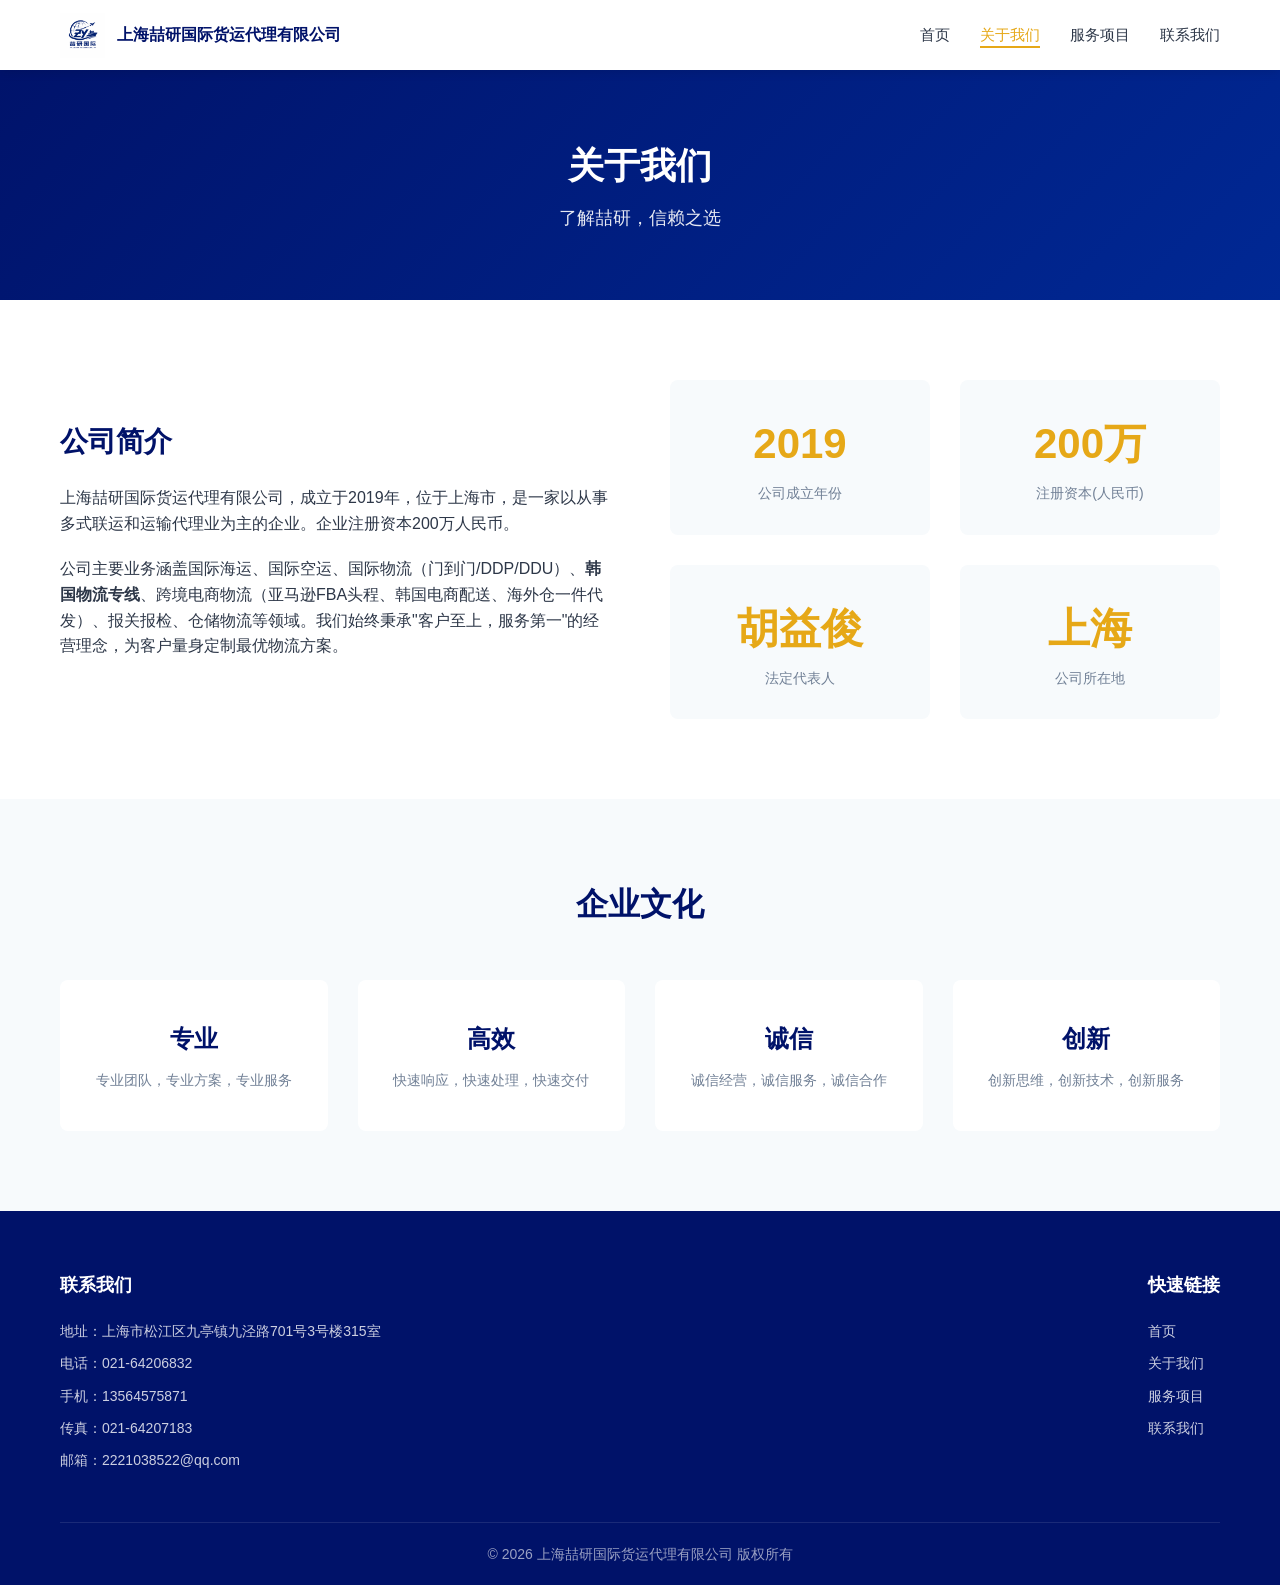
<file: about.html>
<!DOCTYPE html>
<html lang="zh-CN">
<head>
    <meta charset="UTF-8">
    <meta name="viewport" content="width=device-width, initial-scale=1.0">
    <title>关于我们 - 上海喆研国际货运代理有限公司</title>
    <link rel="icon" href="images/logo.png" type="image/png">
    <link rel="stylesheet" href="css/style.css">
</head>
<body>
    <header class="header">
        <div class="container">
            <a href="index.html" class="logo">
                <img src="images/logo.png" alt="上海喆研国际货运代理有限公司">
                <h1>上海喆研国际货运代理有限公司</h1>
            </a>
            <div class="mobile-menu-btn">
                <span></span>
                <span></span>
                <span></span>
            </div>
            <nav class="nav">
                <ul>
                    <li><a href="index.html">首页</a></li>
                    <li><a href="about.html" class="active">关于我们</a></li>
                    <li><a href="services.html">服务项目</a></li>
                    <li><a href="contact.html">联系我们</a></li>
                </ul>
            </nav>
        </div>
    </header>

    <section class="page-hero">
        <div class="container">
            <h1>关于我们</h1>
            <p>了解喆研，信赖之选</p>
        </div>
    </section>

    <section class="about-content">
        <div class="container">
            <div class="about-grid">
                <div class="about-text">
                    <h2>公司简介</h2>
                    <p>上海喆研国际货运代理有限公司，成立于2019年，位于上海市，是一家以从事多式联运和运输代理业为主的企业。企业注册资本200万人民币。</p>
                    <p>公司主要业务涵盖国际海运、国际空运、国际物流（门到门/DDP/DDU）、<strong>韩国物流专线</strong>、跨境电商物流（亚马逊FBA头程、韩国电商配送、海外仓一件代发）、报关报检、仓储物流等领域。我们始终秉承"客户至上，服务第一"的经营理念，为客户量身定制最优物流方案。</p>
                </div>
                <div class="about-stats">
                    <div class="stat-item">
                        <span class="stat-number">2019</span>
                        <span class="stat-label">公司成立年份</span>
                    </div>
                    <div class="stat-item">
                        <span class="stat-number">200万</span>
                        <span class="stat-label">注册资本(人民币)</span>
                    </div>
                    <div class="stat-item">
                        <span class="stat-number">胡益俊</span>
                        <span class="stat-label">法定代表人</span>
                    </div>
                    <div class="stat-item">
                        <span class="stat-number">上海</span>
                        <span class="stat-label">公司所在地</span>
                    </div>
                </div>
            </div>
        </div>
    </section>

    <section class="team-section">
        <div class="container">
            <h2>企业文化</h2>
            <div class="values-grid">
                <div class="value-card">
                    <h3>专业</h3>
                    <p>专业团队，专业方案，专业服务</p>
                </div>
                <div class="value-card">
                    <h3>高效</h3>
                    <p>快速响应，快速处理，快速交付</p>
                </div>
                <div class="value-card">
                    <h3>诚信</h3>
                    <p>诚信经营，诚信服务，诚信合作</p>
                </div>
                <div class="value-card">
                    <h3>创新</h3>
                    <p>创新思维，创新技术，创新服务</p>
                </div>
            </div>
        </div>
    </section>

    <footer class="footer">
        <div class="container">
            <div class="footer-content">
                <div class="footer-section">
                    <h4>联系我们</h4>
                    <p>地址：上海市松江区九亭镇九泾路701号3号楼315室</p>
                    <p>电话：021-64206832</p>
                    <p>手机：13564575871</p>
                    <p>传真：021-64207183</p>
                    <p>邮箱：2221038522@qq.com</p>
                </div>
                <div class="footer-section">
                    <h4>快速链接</h4>
                    <ul>
                        <li><a href="index.html">首页</a></li>
                        <li><a href="about.html">关于我们</a></li>
                        <li><a href="services.html">服务项目</a></li>
                        <li><a href="contact.html">联系我们</a></li>
                    </ul>
                </div>
            </div>
            <div class="footer-bottom">
                <p>&copy; 2026 上海喆研国际货运代理有限公司 版权所有</p>
            </div>
        </div>
    </footer>

    <script src="js/main.js"></script>
</body>
</html>
</file>
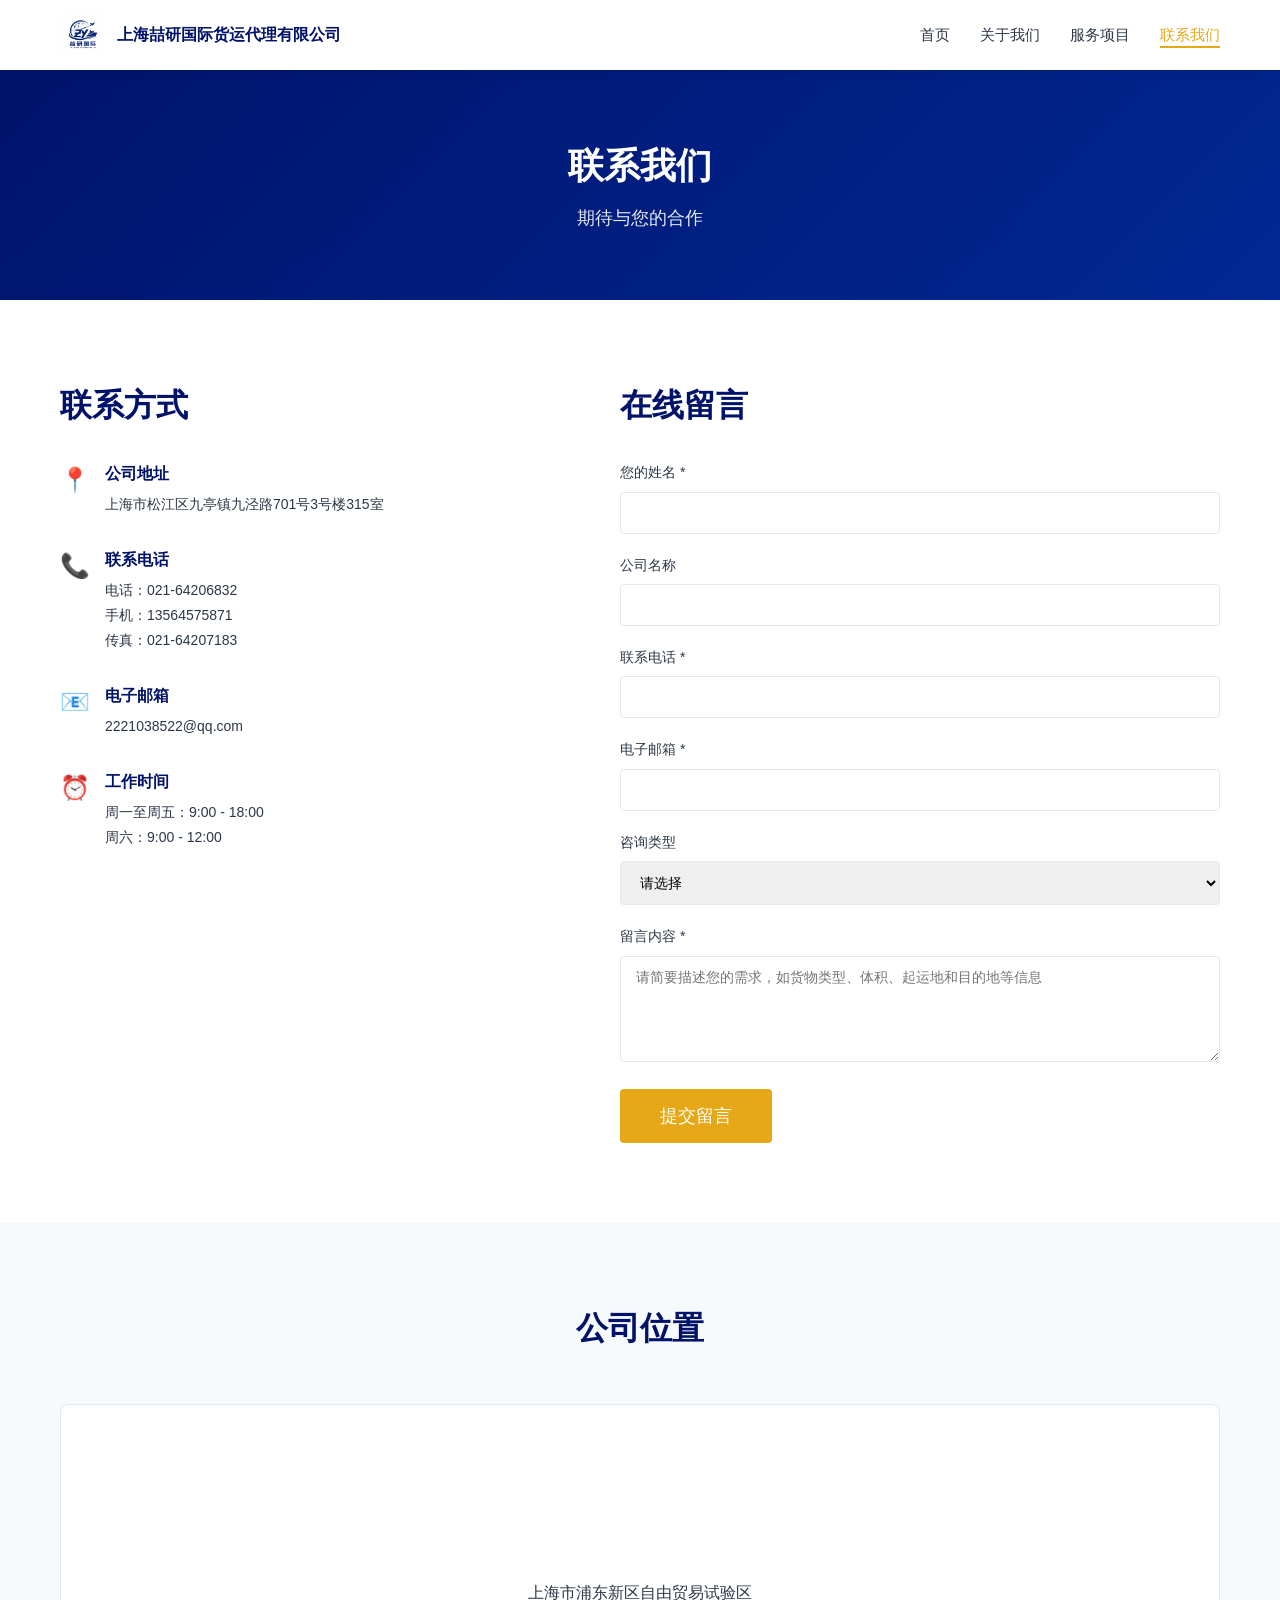
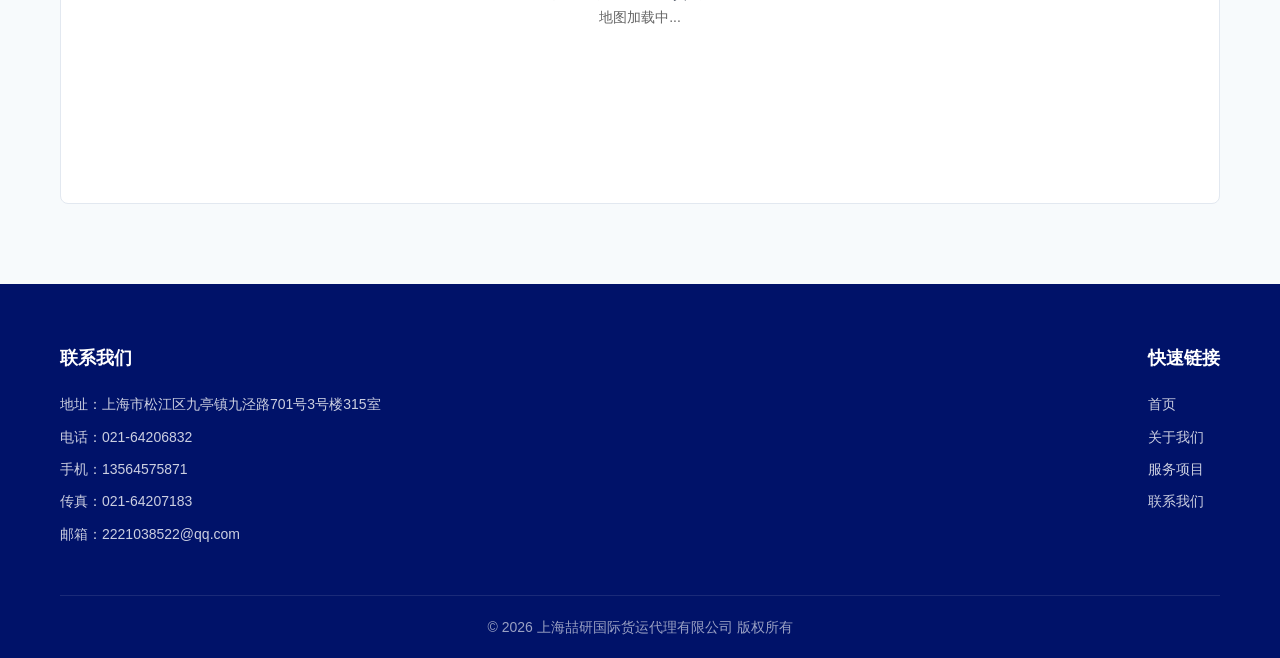
<file: contact.html>
<!DOCTYPE html>
<html lang="zh-CN">
<head>
    <meta charset="UTF-8">
    <meta name="viewport" content="width=device-width, initial-scale=1.0">
    <title>联系我们 - 上海喆研国际货运代理有限公司</title>
    <link rel="icon" href="images/logo.png" type="image/png">
    <link rel="stylesheet" href="css/style.css">
</head>
<body>
    <header class="header">
        <div class="container">
            <a href="index.html" class="logo">
                <img src="images/logo.png" alt="上海喆研国际货运代理有限公司">
                <h1>上海喆研国际货运代理有限公司</h1>
            </a>
            <div class="mobile-menu-btn">
                <span></span>
                <span></span>
                <span></span>
            </div>
            <nav class="nav">
                <ul>
                    <li><a href="index.html">首页</a></li>
                    <li><a href="about.html">关于我们</a></li>
                    <li><a href="services.html">服务项目</a></li>
                    <li><a href="contact.html" class="active">联系我们</a></li>
                </ul>
            </nav>
        </div>
    </header>

    <section class="page-hero">
        <div class="container">
            <h1>联系我们</h1>
            <p>期待与您的合作</p>
        </div>
    </section>

    <section class="contact-section">
        <div class="container">
            <div class="contact-grid">
                <div class="contact-info">
                    <h2>联系方式</h2>
                    <div class="contact-item">
                        <span class="contact-icon">📍</span>
                        <div>
                            <h4>公司地址</h4>
                            <p>上海市松江区九亭镇九泾路701号3号楼315室</p>
                        </div>
                    </div>
                    <div class="contact-item">
                        <span class="contact-icon">📞</span>
                        <div>
                            <h4>联系电话</h4>
                            <p>电话：021-64206832</p>
                            <p>手机：13564575871</p>
                            <p>传真：021-64207183</p>
                        </div>
                    </div>
                    <div class="contact-item">
                        <span class="contact-icon">📧</span>
                        <div>
                            <h4>电子邮箱</h4>
                            <p>2221038522@qq.com</p>
                        </div>
                    </div>
                    <div class="contact-item">
                        <span class="contact-icon">⏰</span>
                        <div>
                            <h4>工作时间</h4>
                            <p>周一至周五：9:00 - 18:00<br>周六：9:00 - 12:00</p>
                        </div>
                    </div>
                </div>
                <div class="contact-form-wrapper">
                    <h2>在线留言</h2>
                    <form class="contact-form" id="contactForm">
                        <div class="form-group">
                            <label for="name">您的姓名 *</label>
                            <input type="text" id="name" name="name" required>
                        </div>
                        <div class="form-group">
                            <label for="company">公司名称</label>
                            <input type="text" id="company" name="company">
                        </div>
                        <div class="form-group">
                            <label for="phone">联系电话 *</label>
                            <input type="tel" id="phone" name="phone" required>
                        </div>
                        <div class="form-group">
                            <label for="email">电子邮箱 *</label>
                            <input type="email" id="email" name="email" required>
                        </div>
                        <div class="form-group">
                            <label for="service">咨询类型</label>
                            <select id="service" name="service">
                                <option value="">请选择</option>
                                <option value="korea">韩国专线</option>
                                <option value="vietnam">越南专线</option>
                                <option value="cambodia">柬埔寨专线</option>
                                <option value="parcel">国际电商小包</option>
                                <option value="other">其他</option>
                            </select>
                        </div>
                        <div class="form-group">
                            <label for="message">留言内容 *</label>
                            <textarea id="message" name="message" rows="5" required placeholder="请简要描述您的需求，如货物类型、体积、起运地和目的地等信息"></textarea>
                        </div>
                        <button type="submit" class="btn btn-large">提交留言</button>
                    </form>
                </div>
            </div>
        </div>
    </section>

    <section class="map-section">
        <div class="container">
            <h2>公司位置</h2>
            <div class="map-placeholder">
                <p>上海市浦东新区自由贸易试验区</p>
                <p style="font-size: 14px; color: #666;">地图加载中...</p>
            </div>
        </div>
    </section>

    <footer class="footer">
        <div class="container">
            <div class="footer-content">
                <div class="footer-section">
                    <h4>联系我们</h4>
                    <p>地址：上海市松江区九亭镇九泾路701号3号楼315室</p>
                    <p>电话：021-64206832</p>
                    <p>手机：13564575871</p>
                    <p>传真：021-64207183</p>
                    <p>邮箱：2221038522@qq.com</p>
                </div>
                <div class="footer-section">
                    <h4>快速链接</h4>
                    <ul>
                        <li><a href="index.html">首页</a></li>
                        <li><a href="about.html">关于我们</a></li>
                        <li><a href="services.html">服务项目</a></li>
                        <li><a href="contact.html">联系我们</a></li>
                    </ul>
                </div>
            </div>
            <div class="footer-bottom">
                <p>&copy; 2026 上海喆研国际货运代理有限公司 版权所有</p>
            </div>
        </div>
    </footer>

    <script src="js/main.js"></script>
</body>
</html>
</file>
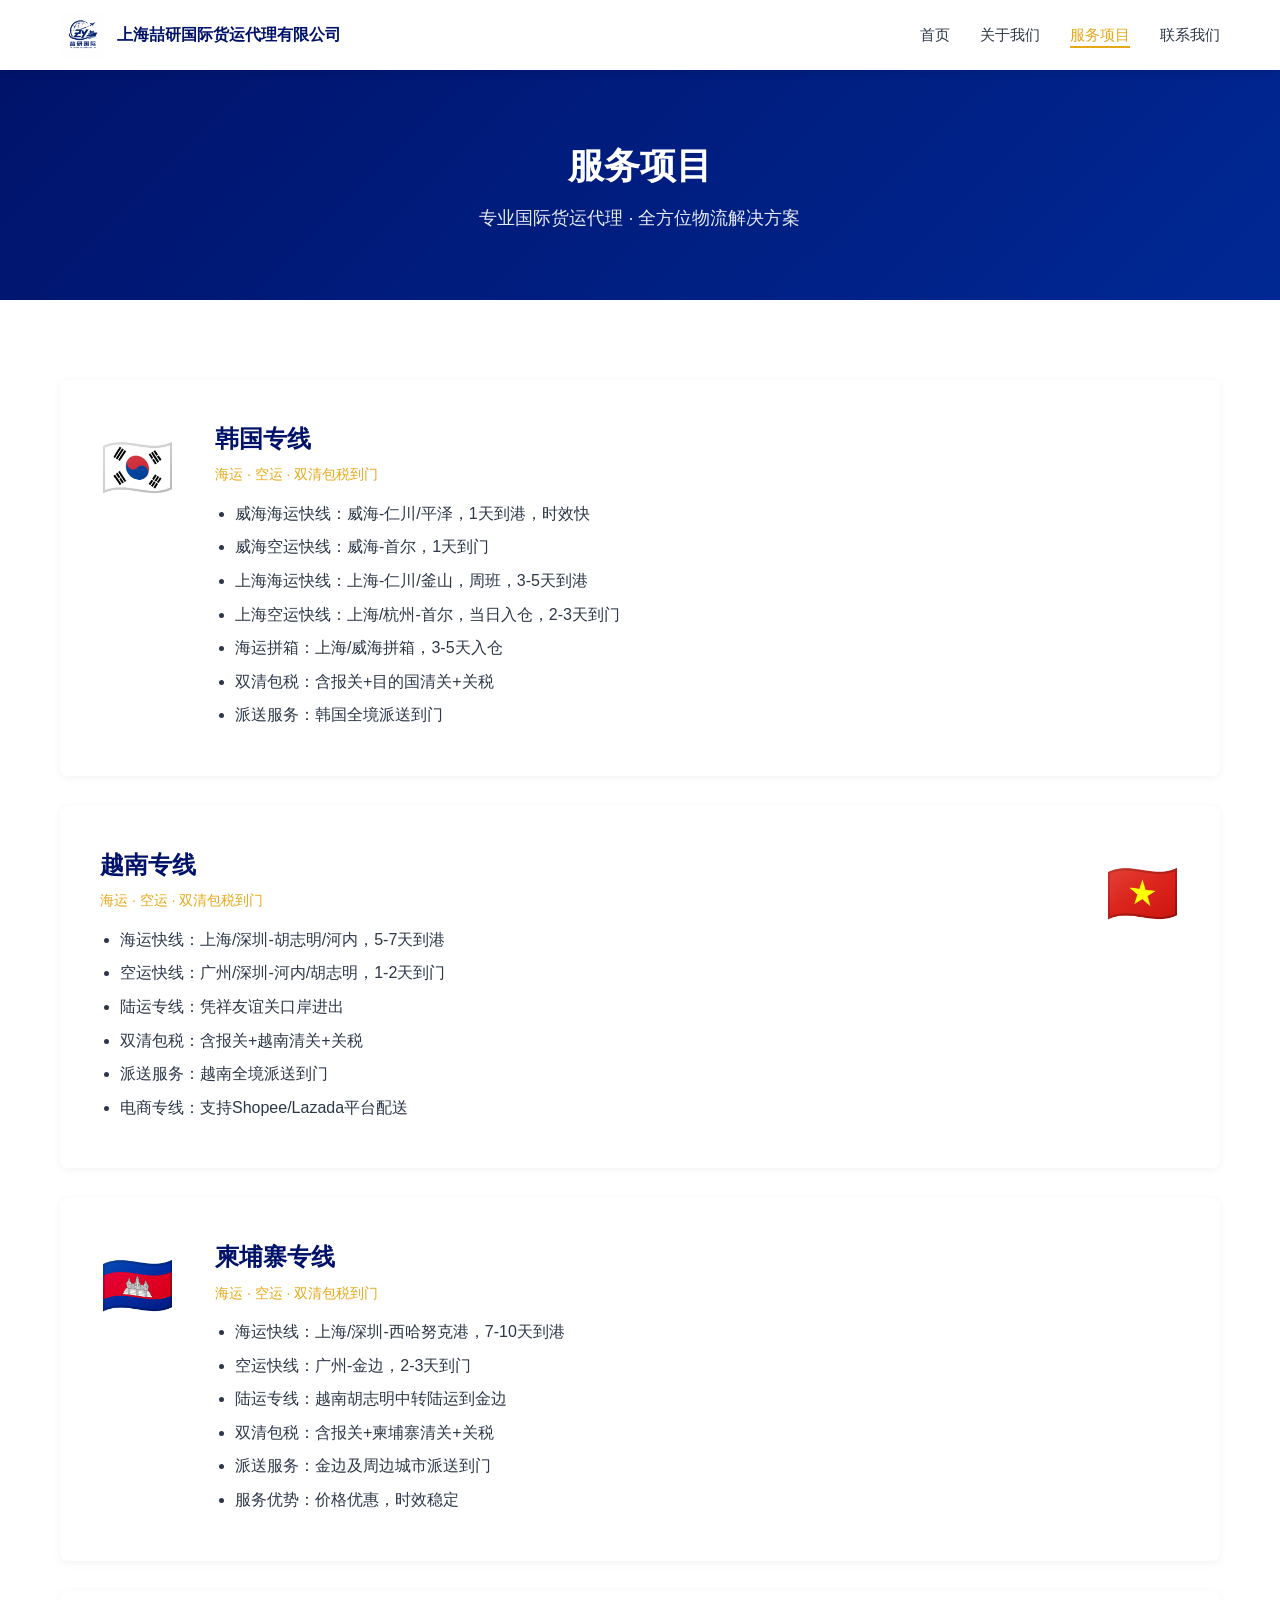
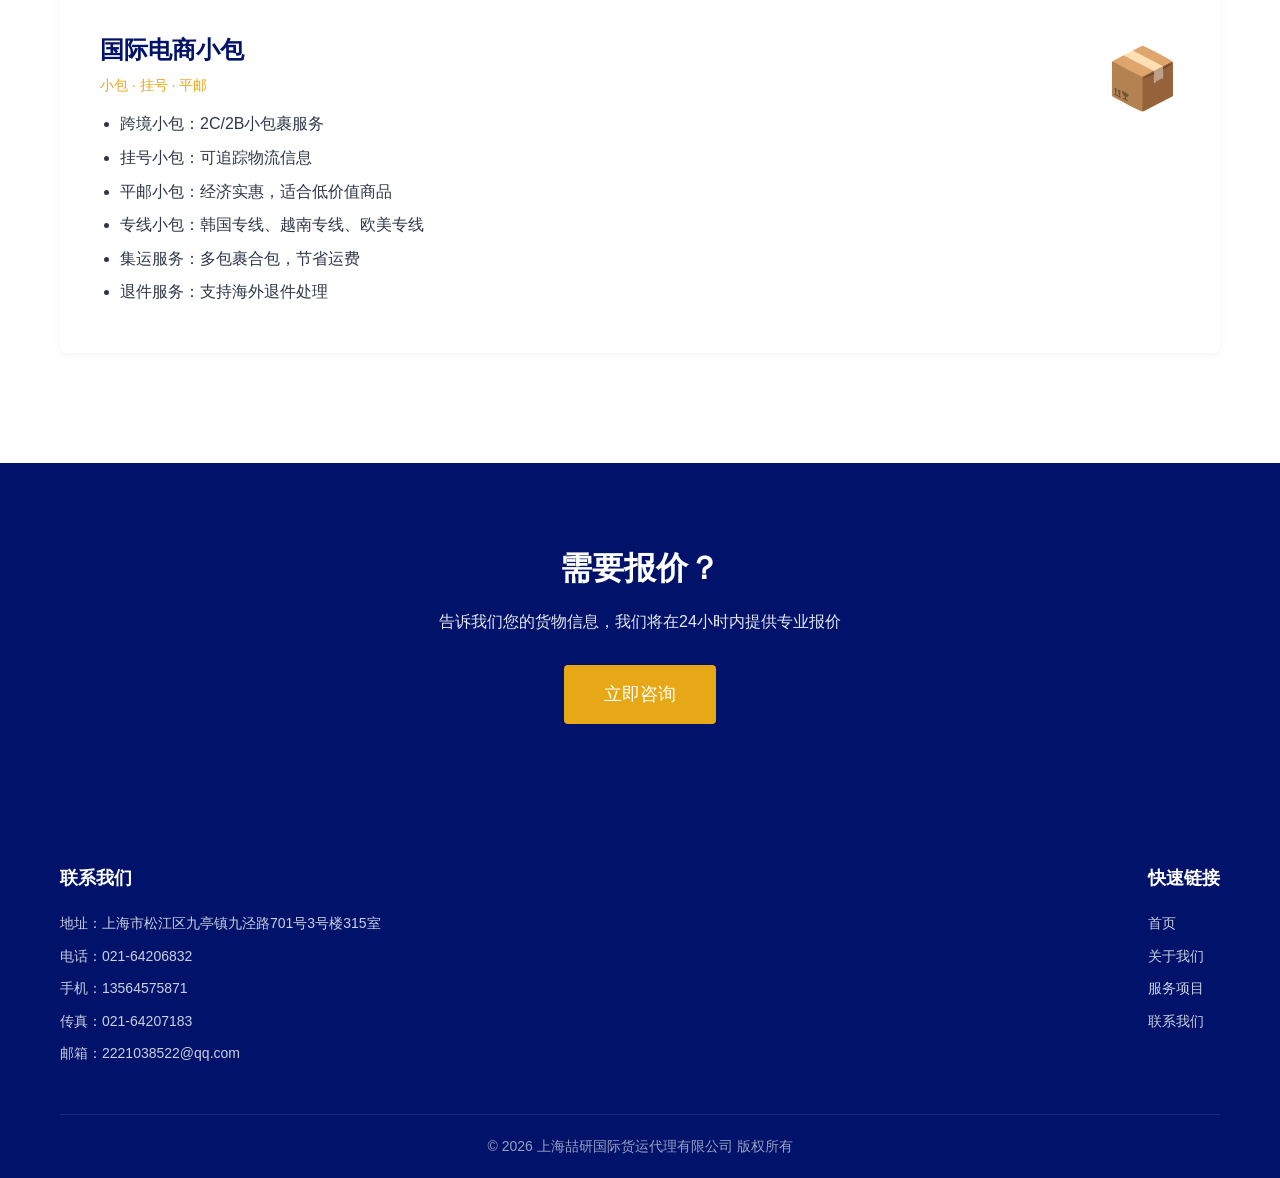
<file: services.html>
<!DOCTYPE html>
<html lang="zh-CN">
<head>
    <meta charset="UTF-8">
    <meta name="viewport" content="width=device-width, initial-scale=1.0">
    <title>服务项目 - 上海喆研国际货运代理有限公司</title>
    <link rel="icon" href="images/logo.png" type="image/png">
    <link rel="stylesheet" href="css/style.css">
</head>
<body>
    <header class="header">
        <div class="container">
            <a href="index.html" class="logo">
                <img src="images/logo.png" alt="上海喆研国际货运代理有限公司">
                <h1>上海喆研国际货运代理有限公司</h1>
            </a>
            <div class="mobile-menu-btn">
                <span></span>
                <span></span>
                <span></span>
            </div>
            <nav class="nav">
                <ul>
                    <li><a href="index.html">首页</a></li>
                    <li><a href="about.html">关于我们</a></li>
                    <li><a href="services.html" class="active">服务项目</a></li>
                    <li><a href="contact.html">联系我们</a></li>
                </ul>
            </nav>
        </div>
    </header>

    <section class="page-hero">
        <div class="container">
            <h1>服务项目</h1>
            <p>专业国际货运代理 · 全方位物流解决方案</p>
        </div>
    </section>

    <section class="services-detail">
        <div class="container">
            <div class="service-detail-card">
                <div class="service-detail-icon">🇰🇷</div>
                <div class="service-detail-content">
                    <h2>韩国专线</h2>
                    <p class="service-subtitle">海运 · 空运 · 双清包税到门</p>
                    <ul>
                        <li>威海海运快线：威海-仁川/平泽，1天到港，时效快</li>
                        <li>威海空运快线：威海-首尔，1天到门</li>
                        <li>上海海运快线：上海-仁川/釜山，周班，3-5天到港</li>
                        <li>上海空运快线：上海/杭州-首尔，当日入仓，2-3天到门</li>
                        <li>海运拼箱：上海/威海拼箱，3-5天入仓</li>
                        <li>双清包税：含报关+目的国清关+关税</li>
                        <li>派送服务：韩国全境派送到门</li>
                    </ul>
                </div>
            </div>

            <div class="service-detail-card reverse">
                <div class="service-detail-icon">🇻🇳</div>
                <div class="service-detail-content">
                    <h2>越南专线</h2>
                    <p class="service-subtitle">海运 · 空运 · 双清包税到门</p>
                    <ul>
                        <li>海运快线：上海/深圳-胡志明/河内，5-7天到港</li>
                        <li>空运快线：广州/深圳-河内/胡志明，1-2天到门</li>
                        <li>陆运专线：凭祥友谊关口岸进出</li>
                        <li>双清包税：含报关+越南清关+关税</li>
                        <li>派送服务：越南全境派送到门</li>
                        <li>电商专线：支持Shopee/Lazada平台配送</li>
                    </ul>
                </div>
            </div>

            <div class="service-detail-card">
                <div class="service-detail-icon">🇰🇭</div>
                <div class="service-detail-content">
                    <h2>柬埔寨专线</h2>
                    <p class="service-subtitle">海运 · 空运 · 双清包税到门</p>
                    <ul>
                        <li>海运快线：上海/深圳-西哈努克港，7-10天到港</li>
                        <li>空运快线：广州-金边，2-3天到门</li>
                        <li>陆运专线：越南胡志明中转陆运到金边</li>
                        <li>双清包税：含报关+柬埔寨清关+关税</li>
                        <li>派送服务：金边及周边城市派送到门</li>
                        <li>服务优势：价格优惠，时效稳定</li>
                    </ul>
                </div>
            </div>

            <div class="service-detail-card reverse">
                <div class="service-detail-icon">📦</div>
                <div class="service-detail-content">
                    <h2>国际电商小包</h2>
                    <p class="service-subtitle">小包 · 挂号 · 平邮</p>
                    <ul>
                        <li>跨境小包：2C/2B小包裹服务</li>
                        <li>挂号小包：可追踪物流信息</li>
                        <li>平邮小包：经济实惠，适合低价值商品</li>
                        <li>专线小包：韩国专线、越南专线、欧美专线</li>
                        <li>集运服务：多包裹合包，节省运费</li>
                        <li>退件服务：支持海外退件处理</li>
                    </ul>
                </div>
            </div>
        </div>
    </section>

    <section class="cta-section">
        <div class="container">
            <h2>需要报价？</h2>
            <p>告诉我们您的货物信息，我们将在24小时内提供专业报价</p>
            <a href="contact.html" class="btn btn-large">立即咨询</a>
        </div>
    </section>

    <footer class="footer">
        <div class="container">
            <div class="footer-content">
                <div class="footer-section">
                    <h4>联系我们</h4>
                    <p>地址：上海市松江区九亭镇九泾路701号3号楼315室</p>
                    <p>电话：021-64206832</p>
                    <p>手机：13564575871</p>
                    <p>传真：021-64207183</p>
                    <p>邮箱：2221038522@qq.com</p>
                </div>
                <div class="footer-section">
                    <h4>快速链接</h4>
                    <ul>
                        <li><a href="index.html">首页</a></li>
                        <li><a href="about.html">关于我们</a></li>
                        <li><a href="services.html">服务项目</a></li>
                        <li><a href="contact.html">联系我们</a></li>
                    </ul>
                </div>
            </div>
            <div class="footer-bottom">
                <p>&copy; 2026 上海喆研国际货运代理有限公司 版权所有</p>
            </div>
        </div>
    </footer>

    <script src="js/main.js"></script>
</body>
</html>
</file>
<file: css/style.css>
/* Reset & Base */
* {
    margin: 0;
    padding: 0;
    box-sizing: border-box;
}

:root {
    --primary-color: #001269;
    --secondary-color: #002894;
    --accent-color: #e6a817;
    --text-color: #2d3748;
    --light-text: #718096;
    --bg-light: #f7fafc;
    --white: #ffffff;
    --border-color: #e2e8f0;
}

body {
    font-family: 'Microsoft YaHei', 'PingFang SC', 'Hiragino Sans GB', sans-serif;
    line-height: 1.6;
    color: var(--text-color);
}

.container {
    max-width: 1200px;
    margin: 0 auto;
    padding: 0 20px;
}

a {
    text-decoration: none;
    color: inherit;
}

ul {
    list-style: none;
}

/* Header */
.header {
    background: var(--white);
    box-shadow: 0 2px 10px rgba(0,0,0,0.1);
    position: fixed;
    top: 0;
    left: 0;
    right: 0;
    z-index: 1000;
}

.header .container {
    display: flex;
    justify-content: space-between;
    align-items: center;
    height: 70px;
}

.logo {
    display: flex;
    align-items: center;
    gap: 12px;
    text-decoration: none;
}

.logo:hover {
    opacity: 0.8;
}

.logo img {
    height: 45px;
    width: auto;
}

.logo h1 {
    font-size: 16px;
    color: var(--primary-color);
    font-weight: 600;
    white-space: nowrap;
}

.nav ul {
    display: flex;
    gap: 30px;
}

.nav a {
    color: var(--text-color);
    font-size: 15px;
    padding: 5px 0;
    position: relative;
    transition: color 0.3s;
}

.nav a:hover,
.nav a.active {
    color: var(--accent-color);
}

.nav a::after {
    content: '';
    position: absolute;
    bottom: 0;
    left: 0;
    width: 0;
    height: 2px;
    background: var(--accent-color);
    transition: width 0.3s;
}

.nav a:hover::after,
.nav a.active::after {
    width: 100%;
}

/* Hero Section */
.hero {
    position: relative;
    height: 100vh;
    min-height: 600px;
    display: flex;
    align-items: center;
    justify-content: center;
    text-align: center;
    color: var(--white);
    padding-top: 70px;
    overflow: hidden;
}

.hero-video {
    position: absolute;
    top: 0;
    left: 0;
    width: 100%;
    height: 100%;
    object-fit: cover;
    z-index: 0;
}

.hero-overlay {
    position: absolute;
    top: 0;
    left: 0;
    width: 100%;
    height: 100%;
    background: linear-gradient(to bottom,
        rgba(0,18,105,0.15) 0%,
        rgba(0,18,105,0.2) 100%);
    z-index: 1;
}

.hero-content {
    position: relative;
    z-index: 2;
    max-width: 900px;
}

.hero-badge {
    display: inline-block;
    background: rgba(255,255,255,0.15);
    padding: 8px 20px;
    border-radius: 30px;
    font-size: 14px;
    margin-bottom: 25px;
    backdrop-filter: blur(5px);
    border: 1px solid rgba(255,255,255,0.2);
}

.hero-content h2 {
    font-size: 52px;
    font-weight: 700;
    margin-bottom: 20px;
    line-height: 1.3;
    text-shadow: 0 2px 10px rgba(0,0,0,0.3);
}

.hero-content > p {
    font-size: 20px;
    opacity: 0.95;
    margin-bottom: 30px;
    max-width: 700px;
    margin-left: auto;
    margin-right: auto;
}

.hero-services {
    display: flex;
    justify-content: center;
    gap: 20px;
    margin-bottom: 35px;
    flex-wrap: wrap;
}

.hero-services span {
    background: rgba(255,255,255,0.1);
    padding: 10px 18px;
    border-radius: 8px;
    font-size: 15px;
    backdrop-filter: blur(5px);
    border: 1px solid rgba(255,255,255,0.15);
}

.hero-cta {
    display: flex;
    justify-content: center;
    gap: 20px;
    margin-bottom: 50px;
}

.btn-primary {
    background: var(--accent-color);
    color: var(--white);
}

.btn-primary:hover {
    background: #c99615;
}

.btn-outline {
    background: transparent;
    border: 2px solid var(--white);
    color: var(--white);
}

.btn-outline:hover {
    background: var(--white);
    color: var(--primary-color);
}

.hero-stats {
    display: flex;
    justify-content: center;
    gap: 60px;
}

.hero-stat {
    text-align: center;
}

.hero-stat .stat-num {
    display: block;
    font-size: 28px;
    font-weight: 700;
    color: var(--accent-color);
}

.hero-stat .stat-txt {
    display: block;
    font-size: 13px;
    opacity: 0.8;
    margin-top: 5px;
}

/* Buttons */
.btn {
    display: inline-block;
    padding: 12px 30px;
    background: var(--accent-color);
    color: var(--white);
    border-radius: 4px;
    font-size: 16px;
    transition: all 0.3s;
    border: none;
    cursor: pointer;
}

.btn:hover {
    background: #c99615;
    transform: translateY(-2px);
    box-shadow: 0 4px 15px rgba(230, 168, 23, 0.4);
}

.btn-large {
    padding: 15px 40px;
    font-size: 18px;
}

/* Features Section */
.features {
    padding: 80px 0;
    background: var(--bg-light);
}

.features h2,
.services-preview h2,
.team-section h2,
.contact-section h2,
.map-section h2 {
    text-align: center;
    font-size: 32px;
    color: var(--primary-color);
    margin-bottom: 50px;
}

.feature-grid {
    display: grid;
    grid-template-columns: repeat(4, 1fr);
    gap: 30px;
}

.feature-item {
    background: var(--white);
    padding: 30px;
    border-radius: 8px;
    text-align: center;
    transition: transform 0.3s, box-shadow 0.3s;
}

.feature-item:hover {
    transform: translateY(-5px);
    box-shadow: 0 10px 30px rgba(0,0,0,0.1);
}

.feature-icon {
    font-size: 48px;
    margin-bottom: 20px;
}

.feature-item h3 {
    font-size: 18px;
    color: var(--primary-color);
    margin-bottom: 10px;
}

.feature-item p {
    font-size: 14px;
    color: var(--light-text);
}

/* Services Preview */
.services-preview {
    padding: 80px 0;
}

.service-grid {
    display: grid;
    grid-template-columns: repeat(4, 1fr);
    gap: 30px;
}

.service-card {
    background: var(--white);
    border: 1px solid var(--border-color);
    border-radius: 8px;
    padding: 30px;
    text-align: center;
    transition: all 0.3s;
}

.service-card:hover {
    border-color: var(--accent-color);
    box-shadow: 0 5px 20px rgba(0,0,0,0.1);
}

.service-card h3 {
    font-size: 18px;
    color: var(--primary-color);
    margin-bottom: 10px;
}

.service-card p {
    font-size: 14px;
    color: var(--light-text);
}

/* Page Hero */
.page-hero {
    height: 300px;
    background: linear-gradient(135deg, var(--primary-color) 0%, var(--secondary-color) 100%);
    display: flex;
    align-items: center;
    justify-content: center;
    text-align: center;
    color: var(--white);
    padding-top: 70px;
}

.page-hero h1 {
    font-size: 36px;
    margin-bottom: 10px;
}

.page-hero p {
    font-size: 18px;
    opacity: 0.9;
}

/* About Page */
.about-content {
    padding: 80px 0;
}

.about-grid {
    display: grid;
    grid-template-columns: 1fr 1fr;
    gap: 60px;
    align-items: center;
}

.about-text h2 {
    font-size: 28px;
    color: var(--primary-color);
    margin-bottom: 20px;
}

.about-text p {
    margin-bottom: 20px;
    color: var(--text-color);
}

.about-stats {
    display: grid;
    grid-template-columns: repeat(2, 1fr);
    gap: 30px;
}

.stat-item {
    text-align: center;
    padding: 30px;
    background: var(--bg-light);
    border-radius: 8px;
}

.stat-number {
    display: block;
    font-size: 42px;
    font-weight: 700;
    color: var(--accent-color);
}

.stat-label {
    display: block;
    font-size: 14px;
    color: var(--light-text);
    margin-top: 5px;
}

/* Values Section */
.team-section {
    padding: 80px 0;
    background: var(--bg-light);
}

.values-grid {
    display: grid;
    grid-template-columns: repeat(4, 1fr);
    gap: 30px;
}

.value-card {
    background: var(--white);
    padding: 40px 30px;
    border-radius: 8px;
    text-align: center;
}

.value-card h3 {
    font-size: 24px;
    color: var(--primary-color);
    margin-bottom: 10px;
}

.value-card p {
    font-size: 14px;
    color: var(--light-text);
}

/* Services Detail Page */
.services-detail {
    padding: 80px 0;
}

.service-detail-card {
    display: flex;
    align-items: flex-start;
    gap: 40px;
    padding: 40px;
    background: var(--white);
    border-radius: 8px;
    margin-bottom: 30px;
    box-shadow: 0 2px 10px rgba(0,0,0,0.05);
}

.service-detail-card.reverse {
    flex-direction: row-reverse;
}

.service-detail-icon {
    font-size: 60px;
    flex-shrink: 0;
}

.service-detail-content {
    flex: 1;
}

.service-detail-content h2 {
    font-size: 24px;
    color: var(--primary-color);
    margin-bottom: 5px;
}

.service-subtitle {
    font-size: 14px;
    color: var(--accent-color);
    margin-bottom: 15px;
}

.service-detail-content ul {
    list-style: disc;
    padding-left: 20px;
}

.service-detail-content li {
    margin-bottom: 8px;
    color: var(--text-color);
}

/* CTA Section */
.cta-section {
    padding: 80px 0;
    background: var(--primary-color);
    text-align: center;
    color: var(--white);
}

.cta-section h2 {
    font-size: 32px;
    margin-bottom: 15px;
}

.cta-section p {
    margin-bottom: 30px;
    opacity: 0.9;
}

/* Contact Page */
.contact-section {
    padding: 80px 0;
}

.contact-grid {
    display: grid;
    grid-template-columns: 1fr 1.2fr;
    gap: 60px;
}

.contact-info h2 {
    text-align: left;
    margin-bottom: 30px;
}

.contact-item {
    display: flex;
    gap: 15px;
    margin-bottom: 30px;
}

.contact-icon {
    font-size: 24px;
    flex-shrink: 0;
}

.contact-item h4 {
    font-size: 16px;
    color: var(--primary-color);
    margin-bottom: 5px;
}

.contact-item p {
    font-size: 14px;
    color: var(--text-color);
    line-height: 1.8;
}

.contact-form-wrapper h2 {
    text-align: left;
    margin-bottom: 30px;
}

.form-group {
    margin-bottom: 20px;
}

.form-group label {
    display: block;
    font-size: 14px;
    color: var(--text-color);
    margin-bottom: 8px;
    font-weight: 500;
}

.form-group input,
.form-group select,
.form-group textarea {
    width: 100%;
    padding: 12px 15px;
    border: 1px solid var(--border-color);
    border-radius: 4px;
    font-size: 14px;
    font-family: inherit;
    transition: border-color 0.3s;
}

.form-group input:focus,
.form-group select:focus,
.form-group textarea:focus {
    outline: none;
    border-color: var(--accent-color);
}

.form-group textarea {
    resize: vertical;
}

/* Map Section */
.map-section {
    padding: 80px 0;
    background: var(--bg-light);
}

.map-placeholder {
    height: 400px;
    background: var(--white);
    border-radius: 8px;
    display: flex;
    flex-direction: column;
    align-items: center;
    justify-content: center;
    border: 1px solid var(--border-color);
}

/* Footer */
.footer {
    background: var(--primary-color);
    color: var(--white);
    padding: 60px 0 20px;
}

.footer-content {
    display: flex;
    justify-content: space-between;
    margin-bottom: 40px;
}

.footer-section h4 {
    font-size: 18px;
    margin-bottom: 20px;
}

.footer-section p,
.footer-section li {
    font-size: 14px;
    opacity: 0.8;
    margin-bottom: 10px;
}

.footer-bottom {
    text-align: center;
    padding-top: 20px;
    border-top: 1px solid rgba(255,255,255,0.1);
}

.footer-bottom p {
    font-size: 14px;
    opacity: 0.6;
}

/* Mobile Menu */
.mobile-menu-btn {
    display: none;
    flex-direction: column;
    gap: 5px;
    cursor: pointer;
    padding: 5px;
}

.mobile-menu-btn span {
    display: block;
    width: 25px;
    height: 3px;
    background: var(--primary-color);
    border-radius: 2px;
    transition: all 0.3s;
}

/* Responsive */
@media (max-width: 992px) {
    .feature-grid,
    .service-grid,
    .values-grid {
        grid-template-columns: repeat(2, 1fr);
    }

    .about-grid,
    .contact-grid {
        grid-template-columns: 1fr;
    }

    .service-detail-card {
        flex-direction: column;
        text-align: center;
    }

    .service-detail-card.reverse {
        flex-direction: column;
    }

    .service-detail-icon {
        margin-bottom: 20px;
    }

    .service-detail-content ul {
        text-align: left;
    }
}

@media (max-width: 768px) {
    .header .container {
        flex-wrap: wrap;
    }

    .mobile-menu-btn {
        display: flex;
    }

    .nav {
        display: none;
        width: 100%;
        position: absolute;
        top: 70px;
        left: 0;
        background: var(--white);
        box-shadow: 0 5px 10px rgba(0,0,0,0.1);
    }

    .nav.active {
        display: block;
    }

    .nav ul {
        flex-direction: column;
        padding: 20px;
        gap: 15px;
    }

    .hero-content h2 {
        font-size: 32px;
    }

    .feature-grid,
    .service-grid,
    .values-grid {
        grid-template-columns: 1fr;
    }

    .footer-content {
        flex-direction: column;
        gap: 30px;
    }
}

/* Animations */
@keyframes fadeInUp {
    from {
        opacity: 0;
        transform: translateY(20px);
    }
    to {
        opacity: 1;
        transform: translateY(0);
    }
}

.feature-item,
.service-card,
.value-card,
.service-detail-card {
    animation: fadeInUp 0.6s ease forwards;
}
</file>
